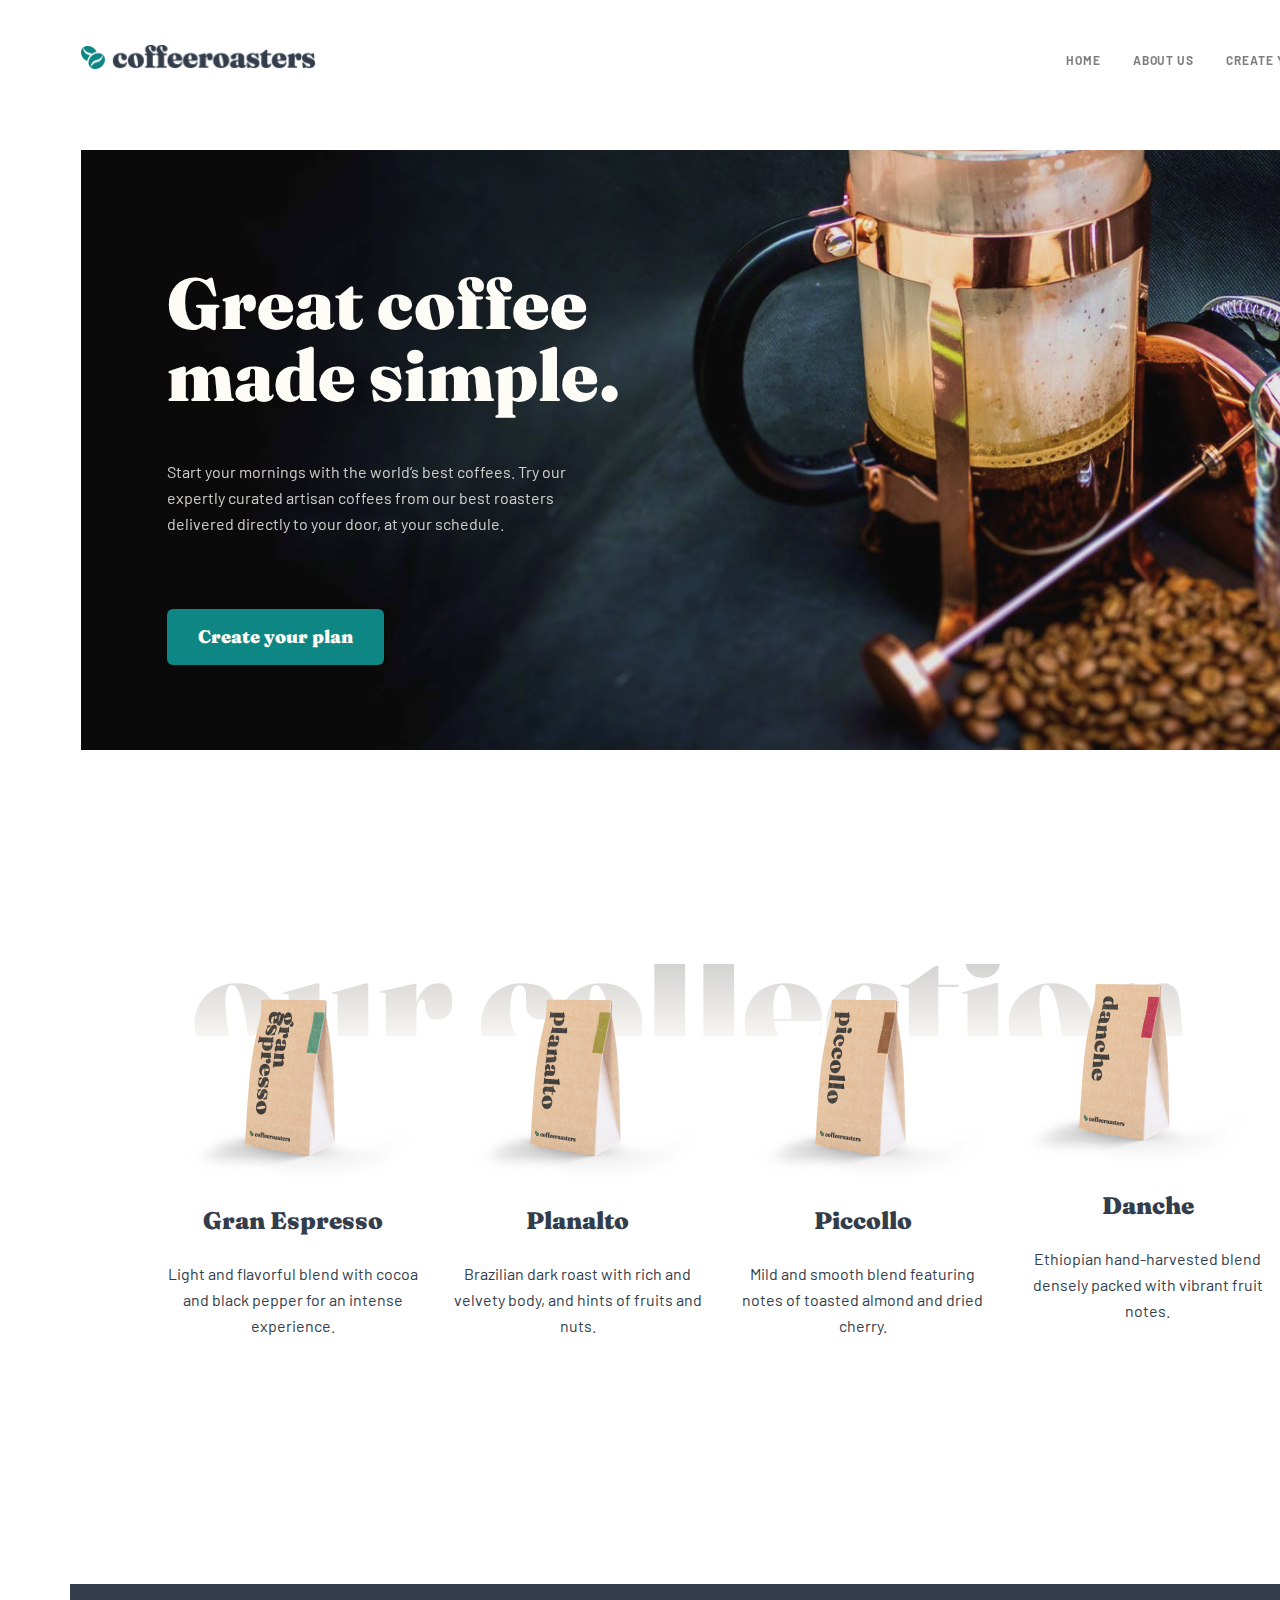
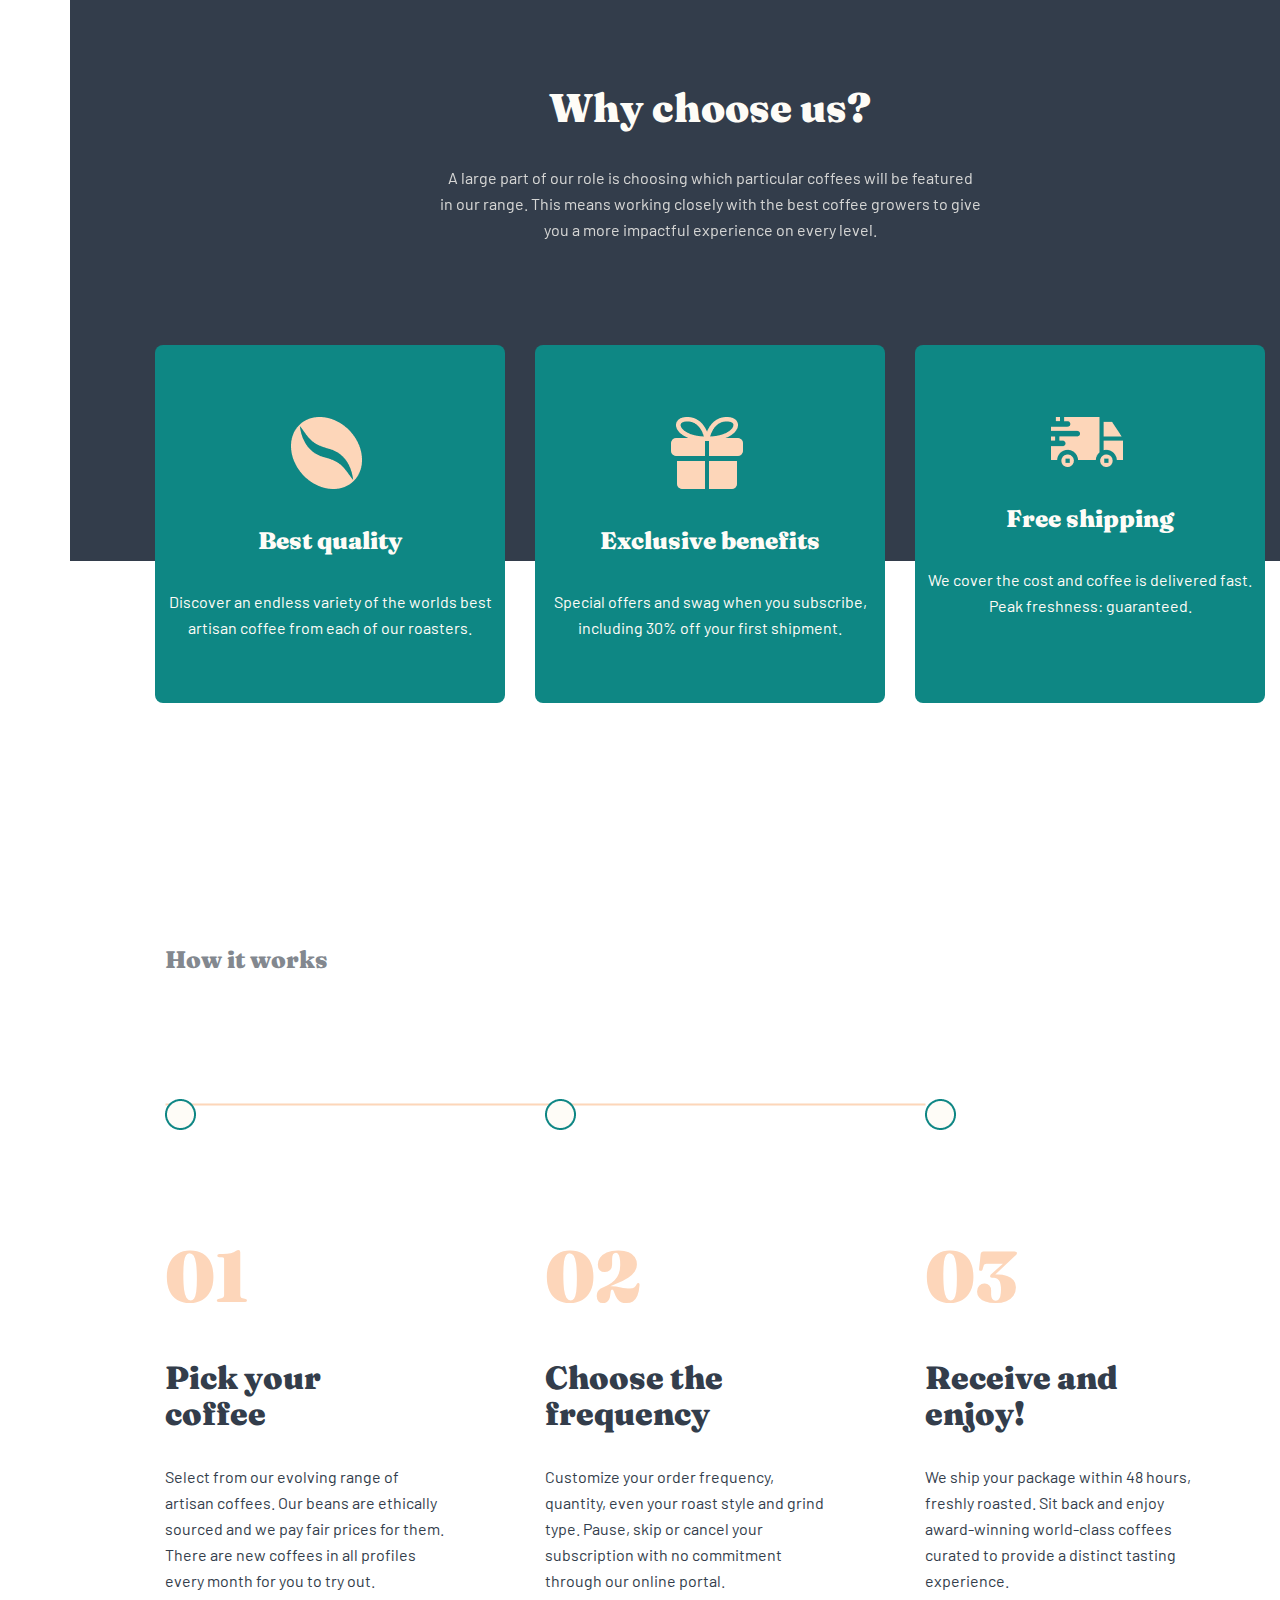
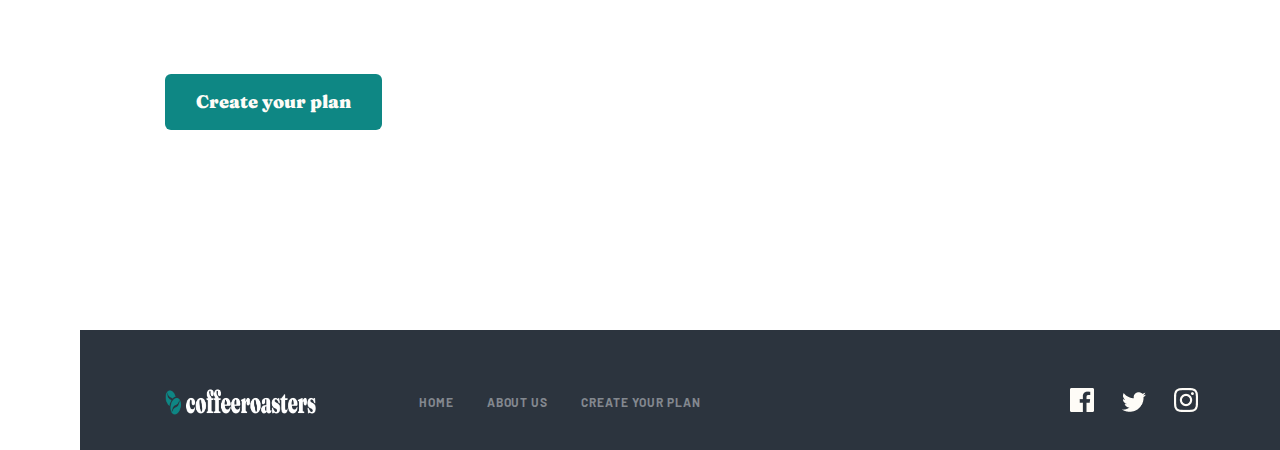
<file: 2-oy/index.html>
<!DOCTYPE html>
<html lang="en">
<head>
    <meta charset="UTF-8">
    <meta http-equiv="X-UA-Compatible" content="IE=edge">
    <meta name="viewport" content="width=device-width, initial-scale=1.0">
    <title>Coffeeroasters</title>
    <link rel="stylesheet" href="./css/main.css">
    <link rel="preconnect" href="https://fonts.googleapis.com">
    <link rel="preconnect" href="https://fonts.gstatic.com" crossorigin>
    <link href="https://fonts.googleapis.com/css2?family=Barlow:wght@400;700&family=Fraunces:opsz,wght@9..144,900&family=Philosopher:wght@700&family=Roboto:wght@400;500&display=swap" rel="stylesheet">
</head>
<body>
    <header class="header">
        <div class="flexbox-header">
            <h1>
                <a href="#"><img src="./photos/logo.png" alt="logo" class="logo-img" width="236px" height="26px"></a>
            </h1>
            <nav class="navbar">
                <ul>
                    <li><a href="./index.html">HOME</a></li>
                    <li><a href="./about us.html">ABOUT US</a></li>
                    <li><a href="./create plan.html">Create your plan</a></li>
                </ul>
            </nav>
        </div>
    </header>

    <main class="main">
        <section class="great-coffee">
            <container class="container">
                <div class="box-great-coffee-section">
                    <h1 class="h1-great-coffee">
                        Great coffee <br> made simple.
                    </h1>
                    <p class="text-great-coffee">Start your mornings with the world’s best coffees. Try our <br> expertly curated artisan coffees from our best roasters <br> delivered directly to your door, at your schedule.</p>
                    <a href="#" class="button-create-plan">Create your plan</a>
                </div>
            </container>
        </section>

        <container class="absolute-text">
            <h1 class="h1-absolute-text">our collection</h1>
        </container>

        <section class="coffees">
            <container class="container-coffees">
                <div class="box-coffees-section">
                    <div class="everything">
                        <img src="./photos/expresso.png" alt="expresso coffee">
                    </div>
                    <div class="textbox-coffees">
                        <h3 class="h3-coffees-section">Gran Espresso</h3>
                        <p class="p-coffees-section">Light and flavorful blend with cocoa <br> and black pepper for an intense <br> experience.</p>
                    </div>
                </div>
                <div class="box-coffees-section">
                    <div class="everything">
                        <img src="./photos/planalto.png" alt="expresso coffee">
                    </div>
                    <div class="textbox-coffees">
                        <h3 class="h3-coffees-section">Planalto</h3>
                        <p class="p-coffees-section">Brazilian dark roast with rich and velvety body, and hints of fruits and nuts. 
                        </p>
                    </div>
                </div>
                <div class="box-coffees-section">
                    <div class="everything">
                        <img src="./photos/piccollo.png" alt="expresso coffee">
                    </div>
                    <div class="textbox-coffees">
                        <h3 class="h3-coffees-section">Piccollo</h3>
                        <p class="p-coffees-section">Mild and smooth blend featuring notes of toasted almond and dried cherry.</p>
                    </div>
                </div>
                <div class="box-coffees-section">
                    <div class="everything">
                        <img src="./photos/danche.png" alt="expresso coffee">
                    </div>
                    <div class="textbox-coffees">
                        <h3 class="h3-coffees-section">Danche</h3>
                        <p class="p-coffees-section">Ethiopian hand-harvested blend densely packed with vibrant fruit notes.</p>
                    </div>   
                </div>
            </container>
        </section>

        <section class="why-us">
            <container class="container">
                <div class="box-why-us">
                    <h2 class="h2-why-us">Why choose us?</h2>
                    <p class="p-why-us">A large part of our role is choosing which particular coffees will be featured <br> 
                        in our range. This means working closely with the best coffee growers to give <br>
                        you a more impactful experience on every level.
                    </p>
                <div class="container-why-us">
                    <div class="absolute-box-why-us">
                        <img src="./photos/piece coffee.png" alt="piece of coffee" class="img-piece-coffee">
                        <div class="textbox">
                            <h4 class="h4-why-us">
                                Best quality
                            </h4>
                            <p class="p-container-why-us">
                                Discover an endless variety of the worlds best artisan coffee from each of our roasters.
                            </p>
                        </div>
                    </div>
                    <div class="absolute-box-why-us">
                        <img src="./photos/gift box.png" alt="gift box" class="img-piece-coffee">
                        <h4 class="h4-why-us">
                            Exclusive benefits
                        </h4>
                        <p class="p-container-why-us">
                            Special offers and swag when you subscribe, including 30% off your first shipment.  
                        </p>
                    </div>
                    <div class="absolute-box-why-us">
                        <img src="./photos/transport.png" alt="delivery" class="img-piece-coffee">
                        <h4 class="h4-why-us">
                            Free shipping
                        </h4>
                        <p class="p-container-why-us">
                            We cover the cost and coffee is delivered fast. Peak freshness: guaranteed.
                        </p>
                    </div>
                </div>
            </container>
        </section>

        <section class="section-how-it-works">
            <container class="container">
                <h4 class="h4-how-it-works">
                    How it works
                </h4>
                <div class="line">
                    <div class="box-oval">
                        <img src="./photos/Oval.png" alt="oval" class="oval-img">
                        <img src="./photos/Oval.png" alt="oval" class="oval-img1">
                        <img src="./photos/Oval.png" alt="oval" class="oval-img2">
                    </div>
                    <img src="./photos/chiziq.png" alt="line" class="line-img">
                </div>
                <div class="flexbox-how-it-works">
                    <div class="steps-how-works-section1">
                        <h1 class="h1-steps">
                            01
                        </h1>
                        <h3 class="h3-steps">
                            Pick your <br> coffee
                        </h3>
                        <p class="p-steps">
                            Select from our evolving range of artisan coffees. Our beans are ethically sourced and we pay fair prices for them. There are new coffees in all profiles every month for you to try out.
                        </p>
                    </div>
                    <div class="steps-how-works-section">
                        <h1 class="h1-steps">
                            02
                        </h1>
                        <h3 class="h3-steps">
                            Choose the <br> frequency
                        </h3>
                        <p class="p-steps">
                            Customize your order frequency, quantity, even your roast style and grind type. Pause, skip or cancel your  subscription with no commitment through our online portal.
                        </p>
                    </div>
                    <div class="steps-how-works-section">
                        <h1 class="h1-steps">
                            03
                        </h1>
                        <h3 class="h3-steps">
                            Receive and <br> enjoy!
                        </h3>
                        <p class="p-steps">
                            We ship your package within 48 hours, freshly roasted. Sit back and enjoy award-winning world-class coffees curated to provide a distinct tasting experience.
                        </p>
                    </div>
                </div>
                <a href="#" class="create-plan-button">
                    Create your plan
                </a>
            </container>
        </section>
    </main>
    <footer>
        <section class="section-footer">
            <container class="container">
                <div class="flexbox-footer">
                    <img src="./photos/big logo.png" alt="logo" class="img-footer" width="236px" height="26px">                     
                    <nav class="navbar-footer">
                         <ul>
                            <li><a href="./index.html">Home</a></li>
                            <li><a href="./about us.html">About Us</a></li>
                            <li><a href="./create plan.html">Create your plan</a></li>
                        </ul>
                    </nav>
                    <div class="spanbox-footer">
                        <span>
                            <a href="#">
                                <img src="./photos/facebook.png" alt="facebook">
                            </a>
                        </span>
                        <span>
                            <a href="#">
                                <img src="./photos/twitter.png" alt="twitter">
                            </a>
                        </span>
                        <span>
                            <a href="#">
                                <img src="./photos/instagram.png" alt="instagram">
                            </a>
                        </span>
                    </div>
                </div>
            </container>    
        </section>
    </footer>
</body>
</html>
</file>
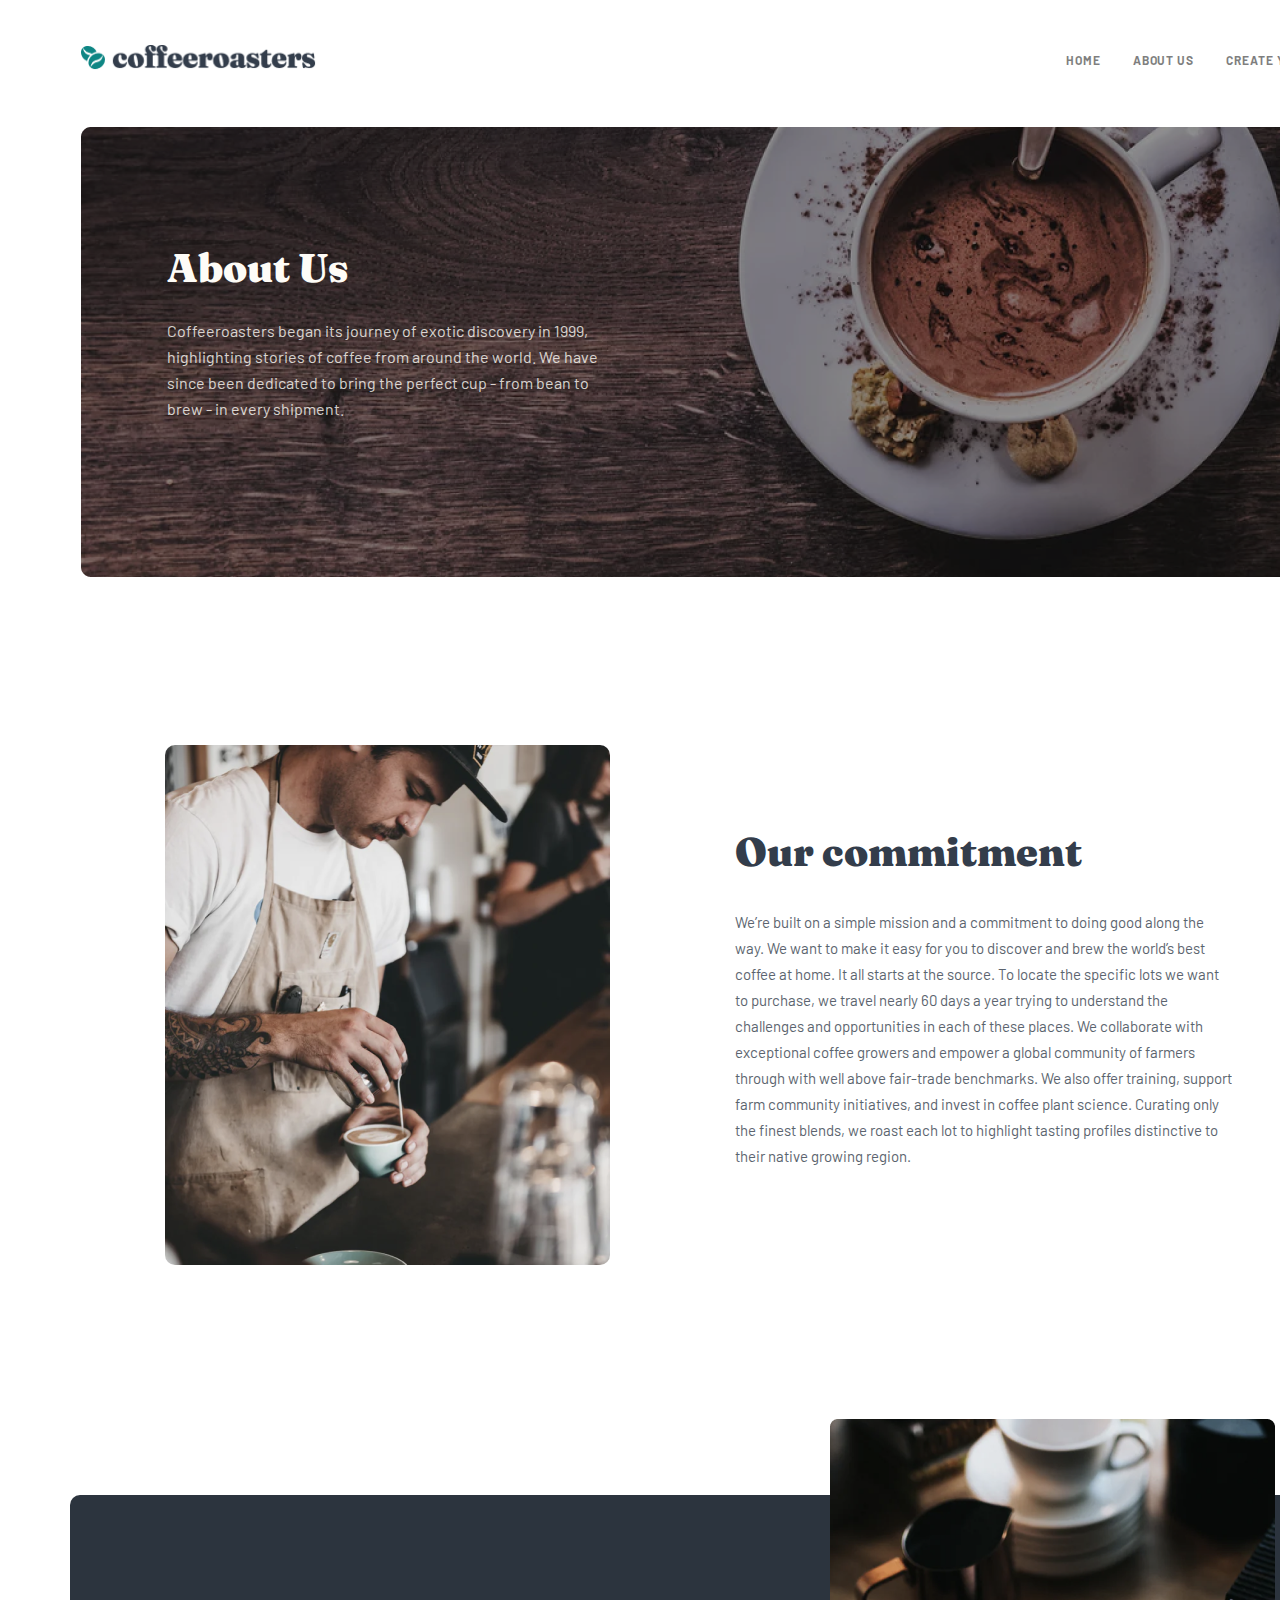
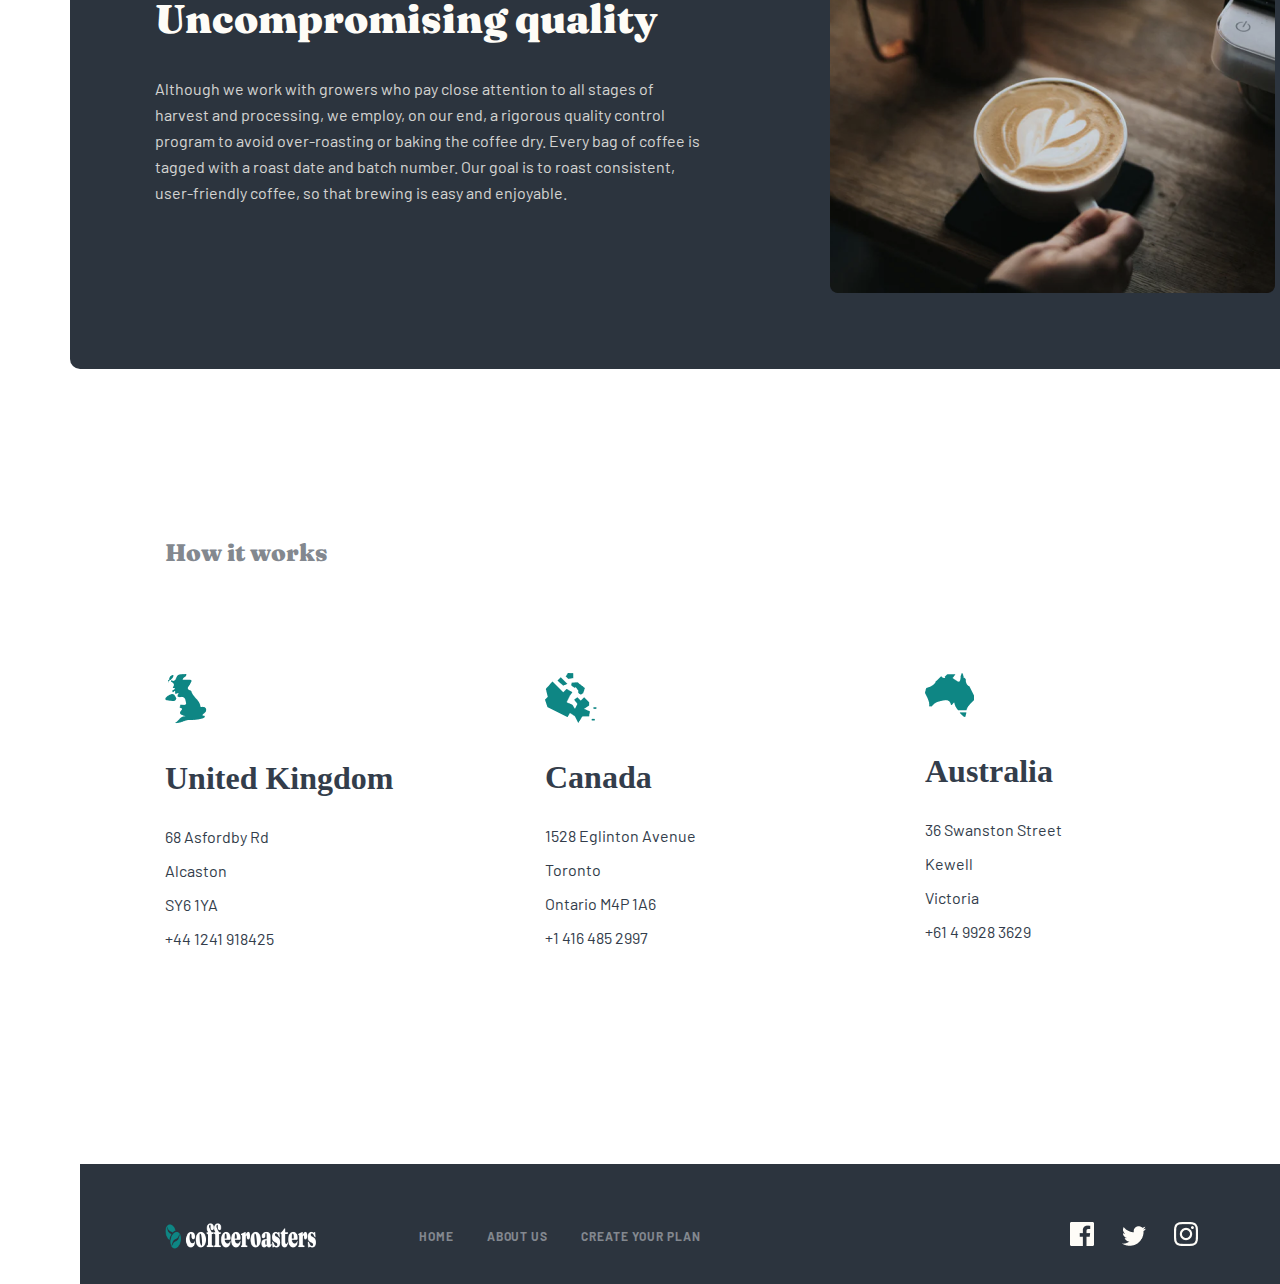
<file: 2-oy/about us.html>
<!DOCTYPE html>
<html lang="en">
<head>
    <meta charset="UTF-8">
    <meta http-equiv="X-UA-Compatible" content="IE=edge">
    <meta name="viewport" content="width=device-width, initial-scale=1.0">
    <title>Document</title>
    <link rel="stylesheet" href="./css/about us.css">
    <link rel="preconnect" href="https://fonts.googleapis.com">
    <link rel="preconnect" href="https://fonts.gstatic.com" crossorigin>
    <link href="https://fonts.googleapis.com/css2?family=Barlow:wght@400;700&family=Fraunces:opsz,wght@9..144,900&family=Philosopher:wght@700&family=Roboto:wght@400;500&display=swap" rel="stylesheet">
</head>
<body>
    <header class="header">
        <div class="flexbox-header">
            <h1>
                <a href="#"><img src="./photos/logo.png" alt="logo" class="logo-img" width="236px" height="26px"></a>
            </h1>
            <nav class="navbar">
                <ul>
                    <li><a href="./index.html">HOME</a></li>
                    <li><a href="./about us.html">ABOUT US</a></li>
                    <li><a href="./create plan.html">Create your plan</a></li>
                </ul>
            </nav>
        </div>
    </header>

    <main class="main">
        <section class="great-coffee">
            <div class="box-great-coffee-section">
                <h1 class="h1-great-coffee">
                    About Us
                </h1>
                <p class="text-great-coffee">Coffeeroasters began its journey of exotic discovery in 1999, <br> highlighting stories of coffee from around the world. We have <br> since been dedicated to bring the perfect cup - from bean to <br> brew - in every shipment.</p>
            </div>
        </section>
    </main>

    <section class="commitment-section">
        <div class="flexbox-commitment-section">
            <img src="./photos/worker.png" alt="worker" class="worker-img">
            <div class="textbox-commitment-section">
                <h2 class="h2-commitment-section">
                    Our commitment
                </h2>
                <p class="p-commitment-section">
                    We’re built on a simple mission and a commitment to doing good along the <br> way. We want to make it easy for you to discover and brew the world’s best <br> coffee at home. It all starts at the source. To locate the specific lots we want <br> to purchase, we travel nearly 60 days a year trying to understand the <br> challenges and opportunities in each of these places. We collaborate with <br> exceptional coffee growers and empower a global community of farmers <br> through with well above fair-trade benchmarks. We also offer training, support <br> farm community initiatives, and invest in coffee plant science. Curating only <br> the finest blends, we roast each lot to  highlight tasting profiles distinctive to <br> their native growing region.
                </p>
            </div>
        </div>
    </section>

    <section class="why-us">
        <div class="box-why-us">
            <img src="./photos/absolute picture.png" alt="coffee" class="absolute-picture">
            <h2 class="h2-why-us">Uncompromising quality</h2>
            <p class="p-why-us">
                Although we work with growers who pay close attention to all stages of <br> harvest and processing, we employ, on our end, a rigorous quality control <br> program to avoid over-roasting or baking the coffee dry. Every bag of coffee is <br> tagged with a roast date and batch number. Our goal is to roast consistent, <br> user-friendly coffee, so that brewing is easy and enjoyable.
            </p>
        </div>
    </section> 
    
    <section class="headquarters">
        <h4 class="h4-how-it-works">
            How it works
        </h4>
        <div class="flexbox-headquarters-section">
            <div class="box-headquarters-section">
                <img src="./photos/angliya.png" alt="united kingdom">
                <h3 class="h3-headquarters">
                    United Kingdom
                </h3>
                <p class="p-headquarters">
                    68  Asfordby Rd
                </p>
                <p class="p-headquarters">
                    Alcaston
                </p>
                <p class="p-headquarters">
                    SY6 1YA
                </p>
                <p class="p-headquarters">
                    +44 1241 918425
                </p>
            </div>
            <div class="box-headquarters-section">
                <img src="./photos/Canada.png" alt="Canada">
                <h3 class="h3-headquarters">
                    Canada
                </h3>
                <p class="p-headquarters">
                    1528  Eglinton Avenue
                </p>
                <p class="p-headquarters">
                    Toronto
                </p>
                <p class="p-headquarters">
                    Ontario M4P 1A6
                </p>
                <p class="p-headquarters">
                    +1 416 485 2997
                </p>
            </div>
            <div class="box-headquarters-section">
                <img src="./photos/avstraliya.png" alt="united kingdom">
                <h3 class="h3-headquarters">
                    Australia
                </h3>
                <p class="p-headquarters">
                    36 Swanston Street
                </p>
                <p class="p-headquarters">
                    Kewell
                </p>
                <p class="p-headquarters">
                    Victoria
                </p>
                <p class="p-headquarters">
                    +61 4 9928 3629
                </p>
            </div>
        </div>
    </section>

    <footer>
        <section class="section-footer">
            <div class="flexbox-footer">
                <img src="./photos/white-logo.png" alt="logo" class="img-footer">
                <nav class="navbar-footer">
                    <ul>
                        <li><a href="/index.html">Home</a></li>
                        <li><a href="/about us.html">About Us</a></li>
                        <li><a href="/create plan.html">Create your plan</a></li>
                    </ul>
                </nav>
                <div class="spanbox-footer">
                <span>
                    <a href="#">
                        <img src="./photos/facebook.png" alt="facebook">
                    </a>
                </span>
                <span>
                    <a href="#">
                        <img src="./photos/twitter.png" alt="twitter">
                    </a>
                </span>
                <span>
                    <a href="#">
                        <img src="./photos/instagram.png" alt="instagram">
                    </a>
                </span>
            </div>
            </div>
            
        </section>
    </footer>
</body>
</html>
</file>
<file: 2-oy/css/main.css>
* {
    box-sizing: border-box;
}

body {
    width: 1440px;
    margin: 0;
    padding: 0;
}

container {
    width: 1200px;
}

header {
    width: 100%;
    background: #fff;
}

.flexbox-header {
    display: flex;
    align-items: center;
}

.logo-img {
    margin: 23px 0 0 80px;
}

.navbar {
    margin-top: 20px;
}

.navbar ul {
    display: flex;
    gap: 0 32px;
}

.navbar ul li {
    list-style-type: none;
}

.navbar ul li a {
    font-family: 'Barlow';
    font-style: normal;
    font-weight: 700;
    font-size: 12px;
    line-height: 15px;
    letter-spacing: 0.923077px;
    text-transform: uppercase;
    text-decoration: none;
    color: #000;
    opacity: 0.5;
}

.navbar ul li a:hover {
    cursor: pointer;
    opacity: 1;
}

.navbar ul:nth-child(1) {
    margin-left: 710px;
}

@media screen and (min-width:375px) and (max-width:768px) {
    .logo-img {
        margin-left: 39px;
    }

    .navbar ul:nth-child(1) {
        margin-left: 170px;
    }
}

.box-great-coffee-section {
    width: 1280px;
    height: 600px;
    background-image: url(../photos/great\ coffee.png);
    margin-left: 81px;
    margin-top: 50px;
    padding-left: 86px;

}

.h1-great-coffee {
    font-family: 'Fraunces';
    font-style: normal;
    font-weight: 900;
    font-size: 72px;
    line-height: 72px;
    color: #FEFCF7;
    padding-top: 117px;
}

.text-great-coffee {
    font-family: 'Barlow';
    font-style: normal;
    font-weight: 400;
    font-size: 16px;
    line-height: 26px;
    color: #FEFCF7;
    mix-blend-mode: normal;
    opacity: 0.8;
}

.button-create-plan {
    display: inline-block;
    width: 217px;
    height: 56px;
    background: #0E8784;
    border-radius: 6px;
    font-family: 'Fraunces';
    font-style: normal;
    font-weight: 900;
    font-size: 18px;
    line-height: 25px;
    text-align: center;
    color: #FEFCF7;
    text-decoration: none;
    padding-top: 15px;
    margin-top: 56px;
    transition: 0.5s;
}

.button-create-plan:hover {
    background-color: #66D2CF;
}

@media screen and (min-width:375px) and (max-width:768px) {
    .box-great-coffee-section {
        width: 729px;
        height: 500px;
        margin-left: 39px;
        padding-left: 58px;
        background-position: center;
    }

    .h1-great-coffee {
        font-size: 48px;
        line-height: 48px;
        padding-top: 104px;
    }

    .text-great-coffee {
        font-size: 15px;
        line-height: 25px;
    }

    .button-create-plan {
        margin-top: 30px;
    }
}

.absolute-text {
    width: 1111px;
    height: 196px;
    position: absolute;
    top: 850px;
    left: 100px;
}

.h1-absolute-text {
    position: absolute;
    height: 72px;
    right: 1.8%;
    font-family: 'Fraunces';
    font-style: normal;
    font-weight: 900;
    font-size: 170px;
    line-height: 72px;
    text-align: center;
    color: #83888F;
    background: -webkit-linear-gradient(lightgray, #F7F5F1);
    -webkit-background-clip: text;
    -webkit-text-fill-color: transparent;
    z-index: 1;
}

.container-coffees {
    display: flex;
    gap: 30px;
}

.container-coffees:nth-child(1) {
    margin-left: 165px;
}

.box-coffees-section {
    margin-top: 234px;
    width: 255px;
    height: 400px;
    z-index: 2;
}

.h3-coffees-section {
    font-family: 'Fraunces';
    font-style: normal;
    font-weight: 900;
    font-size: 24px;
    line-height: 32px;
    text-align: center;
    color: #333D4B;
}

.p-coffees-section {
    font-family: 'Barlow';
    font-style: normal;
    font-weight: 400;
    font-size: 16px;
    line-height: 26px;
    text-align: center;
    color: #333D4B;
}

@media screen and (min-width:375px) and (max-width:768px) {
    .h1-absolute-text {

        font-size: 106px;
        line-height: 72px;
        top: -150px;
        left: -480px;
    }

    .container-coffees {
        flex-direction: column;
    }

    .container-coffees:nth-child(1) {
        margin-top: -60px;
    }

    .box-coffees-section {
        display: flex;
        width: 580px;
        height: 13px;
        margin-left: -37px;
    }

    .textbox-coffees {
        display: flex;
        flex-direction: column;
        width: 282px;
    }
}

.why-us {
    width: 1280px;
    height: 728px;
    margin-top: 200px;
    margin-left: 70px;
}

.box-why-us {
    width: 1280;
    height: 577px;
    background-color: #333D4B;
}

.h2-why-us {
    font-family: 'Fraunces';
    font-style: normal;
    font-weight: 900;
    font-size: 40px;
    line-height: 48px;
    text-align: center;
    color: #FEFCF7;
    padding-top: 100px;
}

.p-why-us {
    font-family: 'Barlow';
    font-style: normal;
    font-weight: 400;
    font-size: 16px;
    line-height: 26px;
    text-align: center;
    color: #FEFCF7;
    mix-blend-mode: normal;
    opacity: 0.8;
    padding-bottom: 86px;
}

.container-why-us {
    display: flex;
    gap: 86px 30px;
    margin-left: 85px;
}

.absolute-box-why-us {
    width: 350px;
    height: 358px;
    background-color: #0E8784;
    border-radius: 8px;
}

.img-piece-coffee {
    margin-left: 136px;
    margin-top: 72px;
}

.h4-why-us {
    font-family: 'Fraunces';
    font-style: normal;
    font-weight: 900;
    font-size: 24px;
    line-height: 32px;
    text-align: center;
    color: #FEFCF7;
}

.p-container-why-us {
    font-family: 'Barlow';
    font-style: normal;
    font-weight: 400;
    font-size: 16px;
    line-height: 26px;
    text-align: center;
    color: #FEFCF7;
}

@media screen and (min-width:375px) and (max-width:768px) {
    .box-why-us {
        width: 688px;
        height: 663px;
        margin-top: 344px;
    }

    .h2-why-us {
        font-size: 32px;
        line-height: 48px;
    }

    .p-why-us {
        font-size: 15px;
        line-height: 25px;
    }

    .container-why-us {
        flex-direction: column;
        gap: 24px 0;
    }

    .container-why-us:nth-child(1) {
        margin-top: 70px;
    }

    .container-why-us:nth-child(2) {
        padding-right: 1080px;
    }

    .absolute-box-why-us {
        width: 560px;
        height: 180px;
    }

    .img-piece-coffee {
        margin-top: 60px;
        margin-left: 50px;
        position: absolute;
    }

    .h4-why-us {
        font-size: 24px;
        line-height: 16px;
        text-align: left;
        padding-left: 180px;
    }

    .p-container-why-us {
        font-size: 15px;
        line-height: 25px;
        text-align: left;
        padding-left: 180px;
        padding-top: -15px;
        padding-right: 40px;
    }
}

.h4-how-it-works {
    font-family: 'Fraunces';
    font-style: normal;
    font-weight: 900;
    font-size: 24px;
    line-height: 32px;
    color: #83888F;
    padding-top: 200px;
    padding-left: 165px;
}

.oval-img {
    position: absolute;
    left: 165px ;
    right: 97.03%;
    top: 2699px;
    bottom: 74.69%;
    z-index: 2;
}

.oval-img1 {
    position: absolute;
    left: 545px;
    right: 60.67%;
    top: 2699px;
    bottom: 74.69%;
    z-index: 2;
}

.oval-img2 {
    position: absolute;
    left: 925px;
    right: 24.31%;
    top: 2699px;
    bottom: 74.69%;
}

.line-img {
    margin-left: 165px;
    margin-top: 95px;
}

.flexbox-how-it-works {
    display: flex;
    gap: 0 95px;
}

.steps-how-works-section1 {
    padding-left: 165px;
}

.h1-steps {
    font-family: 'Fraunces';
    font-style: normal;
    font-weight: 900;
    font-size: 72px;
    line-height: 72px;
    color: #FDD6BA;
    padding-top: 82px;
}

.h3-steps {
    font-family: 'Fraunces';
    font-style: normal;
    font-weight: 900;
    font-size: 32px;
    line-height: 36px;
    color: #333D4B;
}

.p-steps {
    width: 285px;
    font-family: 'Barlow';
    font-style: normal;
    font-weight: 400;
    font-size: 16px;
    line-height: 26px;
    color: #333D4B;
    padding-right:0px;
}

.create-plan-button {
    display: inline-block;
    width: 217px;
    height: 56px;
    margin-top: 64px;
    margin-left: 165px;
    background: #0E8784;
    border-radius: 6px;
    font-family: 'Fraunces';
    font-style: normal;
    font-weight: 900;
    font-size: 18px;
    line-height: 25px;
    text-align: center;
    color: #FEFCF7;
    text-decoration: none;
    padding-top: 15px;
    transition: 0.5s;
}

.create-plan-button:hover {
    cursor: pointer;
    background: #66D2CF;
}

@media screen and (min-width:375px) and (max-width:768px) {
    .h4-how-it-works {
        padding-top: 444px;
        font-size: 24px;
        line-height: 32px;
        padding-left: -150px;
    }

    .oval-img {
        top: 3350px;
        left: 170px;
        right: 0;
    }

    .oval-img1 {
        top: 3350px;
        right: 0;
        left: 410px;
    }

    .oval-img2 {
        top: 3350px;
        left: 610px;
        
    }

    .line-img {
        width: 467px;
        left: 54px;
    }

    .flexbox-how-it-works {
        gap: 0 10px;
    }

    .steps-how-it-works {
        margin-left: 39px;
    }

    .h1-steps {
        font-size: 72px;
        line-height: 72px;
    }

    .h3-steps {
        font-size: 28px;
        line-height: 32px;
    }

    .p-steps {
        width: 220px;
        font-size: 15px;
        line-height: 25px;
        padding-right: 6px;
    }
}

footer {
    width: 1280px;
    height: 120px;
    background-color: #2C343E;
    margin-top: 200px;
    margin-left: 80px;
}

.section-footer {
    padding-top: 47px;
}

.img-footer {
    width: 236px;
    height: 26px;
    padding-left: 85px;
}

.flexbox-footer {
    display: flex;
    align-items: center;
}

.navbar-footer ul {
    display: flex;
    align-items: center;
    gap: 47px 33px;
}

.navbar-footer ul:nth-child(1) {
    padding-left: 103px;
}

.navbar-footer ul li {
    list-style-type: none;
}

.navbar-footer ul li a {
    font-family: 'Barlow';
    font-style: normal;
    font-weight: 700;
    font-size: 12px;
    line-height: 15px;
    letter-spacing: 0.923077px;
    text-transform: uppercase;
    color: #83888F;
    text-decoration: none;
    transition: 0.5s;
}

.navbar-footer ul li a:hover {
    cursor: pointer;
    color: #fff;
}

.spanbox-footer {
    margin-left: 369px;
}

.spanbox-footer span {
    padding-right: 24px;
}

.spanbox-footer span a {
    text-decoration: none;
}

@media screen and (min-width:375px) and (max-width:768px) {
    footer {
        width: 688px;
        height: 270px;
    }

    .img-footer {
        width: 236px;
        height: 26px;
        margin-left: -50px;
    }

    .flexbox-footer {
        flex-direction: column;
    }

    .navbar-footer {
        display: flex;
        gap: 40px 33px;
    }

    .navbar-footer ul li {
        padding-top: 33px;
    }


    .navbar-footer ul li a {
        font-size: 12px;
        line-height: 15px;
    }

    .navbar-footer ul li:nth-child(1) {
        margin-left: -70px;
    }
}
</file>
<file: 2-oy/css/about us.css>
* {
    box-sizing: border-box;
    
}

body {
    width: 1440px;
    margin: 0;
    padding: 0;
}

header {
    width: 100%;
}

.flexbox-header {
    display: flex;
    align-items: center;
}

.logo-img {
    margin: 23px 0 0 80px;
}

.navbar {
    margin-top: 20px;
}

.navbar ul {
    display: flex;
    gap: 0 32px;
}

.navbar ul li {
    list-style-type: none;
}

.navbar ul li a {
    font-family: 'Barlow';
    font-style: normal;
    font-weight: 700;
    font-size: 12px;
    line-height: 15px;
    letter-spacing: 0.923077px;
    text-transform: uppercase;
    text-decoration: none;
    color: #000;
    opacity: 0.5;
}

.navbar ul li a:hover {
    cursor: pointer;
    opacity: 1;
}

.navbar ul:nth-child(1) {
    margin-left: 710px;
}

.box-great-coffee-section {
    width: 1280px;
    height: 450px;
    background-image: url(../photos/about\ us\ photo.png);
    background-repeat: no-repeat;
    margin-left: 81px;
    padding-left: 86px;
}

.h1-great-coffee {
    font-family: 'Fraunces';
    font-style: normal;
    font-weight: 900;
    font-size: 40px;
    line-height: 48px;
    color: #FEFCF7;
    padding-top: 117px;
}

.text-great-coffee {
    font-family: 'Barlow';
    font-style: normal;
    font-weight: 400;
    font-size: 16px;
    line-height: 26px;
    color: #FEFCF7;
    mix-blend-mode: normal;
    opacity: 0.8;
}

.commitment-section {
    width: 1110px;
    height: 520px;
    margin-top: 168px;
    margin-left: 165px;
}

.flexbox-commitment-section {
    display: flex;
    gap: 0 125px;
}

.worker-img {
    border-radius: 10px;
}

.textbox-commitment-section {
    margin-top: 50px;
}

.h2-commitment-section {
    font-family: 'Fraunces';
    font-style: normal;
    font-weight: 900;
    font-size: 40px;
    line-height: 48px;
    color: #333D4B;
}

.p-commitment-section {
    font-family: 'Barlow';
    font-style: normal;
    font-weight: 400;
    font-size: 15px;
    line-height: 26px;
    color: #333D4B;
    mix-blend-mode: normal;
    opacity: 0.8;
}

.why-us {
    width: 1280px;
    height: 474px;
    margin-top: 230px;
    margin-left: 70px;
}

.box-why-us {
    width: 1280;
    height: 474px;
    background-color: #2C343E;
    border-radius: 10px;
}

.h2-why-us {
    font-family: 'Fraunces';
    font-style: normal;
    font-weight: 900;
    font-size: 40px;
    line-height: 48px;
    color: #FEFCF7;
    padding-top: 100px;
    padding-left: 85px;
}

.p-why-us {
    font-family: 'Barlow';
    font-style: normal;
    font-weight: 400;
    font-size: 16px;
    line-height: 26px;
    color: #FEFCF7;
    mix-blend-mode: normal;
    opacity: 0.8;
    padding-left: 85px;
}

.absolute-picture {
    position: absolute;
    width: 445px;
    height: 474px;
    left: 830px;
    top: 1419px;
}

.headquarters {
    margin-top: 168px;
    margin-left: 165px;
}

.h4-how-it-works {
    font-family: 'Fraunces';
    font-style: normal;
    font-weight: 900;
    font-size: 24px;
    line-height: 32px;
    color: #83888F;
}

.flexbox-headquarters-section {
    display: flex;
    gap: 0 108px;
}

.box-headquarters-section {
    margin-top: 72px;
}

.h3-headquarters {
    width: 272px;
    font-family: 'Fraunces 9pt';
    font-style: normal;
    font-weight: 900;
    font-size: 32px;
    line-height: 36px;
    color: #333D4B;
}

.p-headquarters {
    font-family: 'Barlow';
    font-style: normal;
    font-weight: 400;
    font-size: 16px;
    line-height: 18px;
    color: #333D4B;
}

footer {
    width: 1280px;
    height: 120px;
    background-color: #2C343E;
    margin-top: 200px;
    margin-left: 80px;
}

.section-footer {
    padding-top: 47px;
}

.img-footer {
    width: 236px;
    height: 26px;
    padding-left: 85px;
}

.flexbox-footer {
    display: flex;
    align-items: center;
}

.navbar-footer ul {
    display: flex;
    align-items: center;
    gap: 47px 33px;
}

.navbar-footer ul:nth-child(1) {
    padding-left: 103px;
}

.navbar-footer ul li {
    list-style-type: none;
}

.navbar-footer ul li a {
    font-family: 'Barlow';
    font-style: normal;
    font-weight: 700;
    font-size: 12px;
    line-height: 15px;
    letter-spacing: 0.923077px;
    text-transform: uppercase;
    color: #83888F;
    text-decoration: none;
    transition: 0.5s;
}

.navbar-footer ul li a:hover {
    cursor: pointer;
    color: #fff;
}

.spanbox-footer {
    margin-left: 369px;
}

.spanbox-footer span {
    padding-right: 24px;
}

.spanbox-footer span a {
    text-decoration: none;
}
</file>
